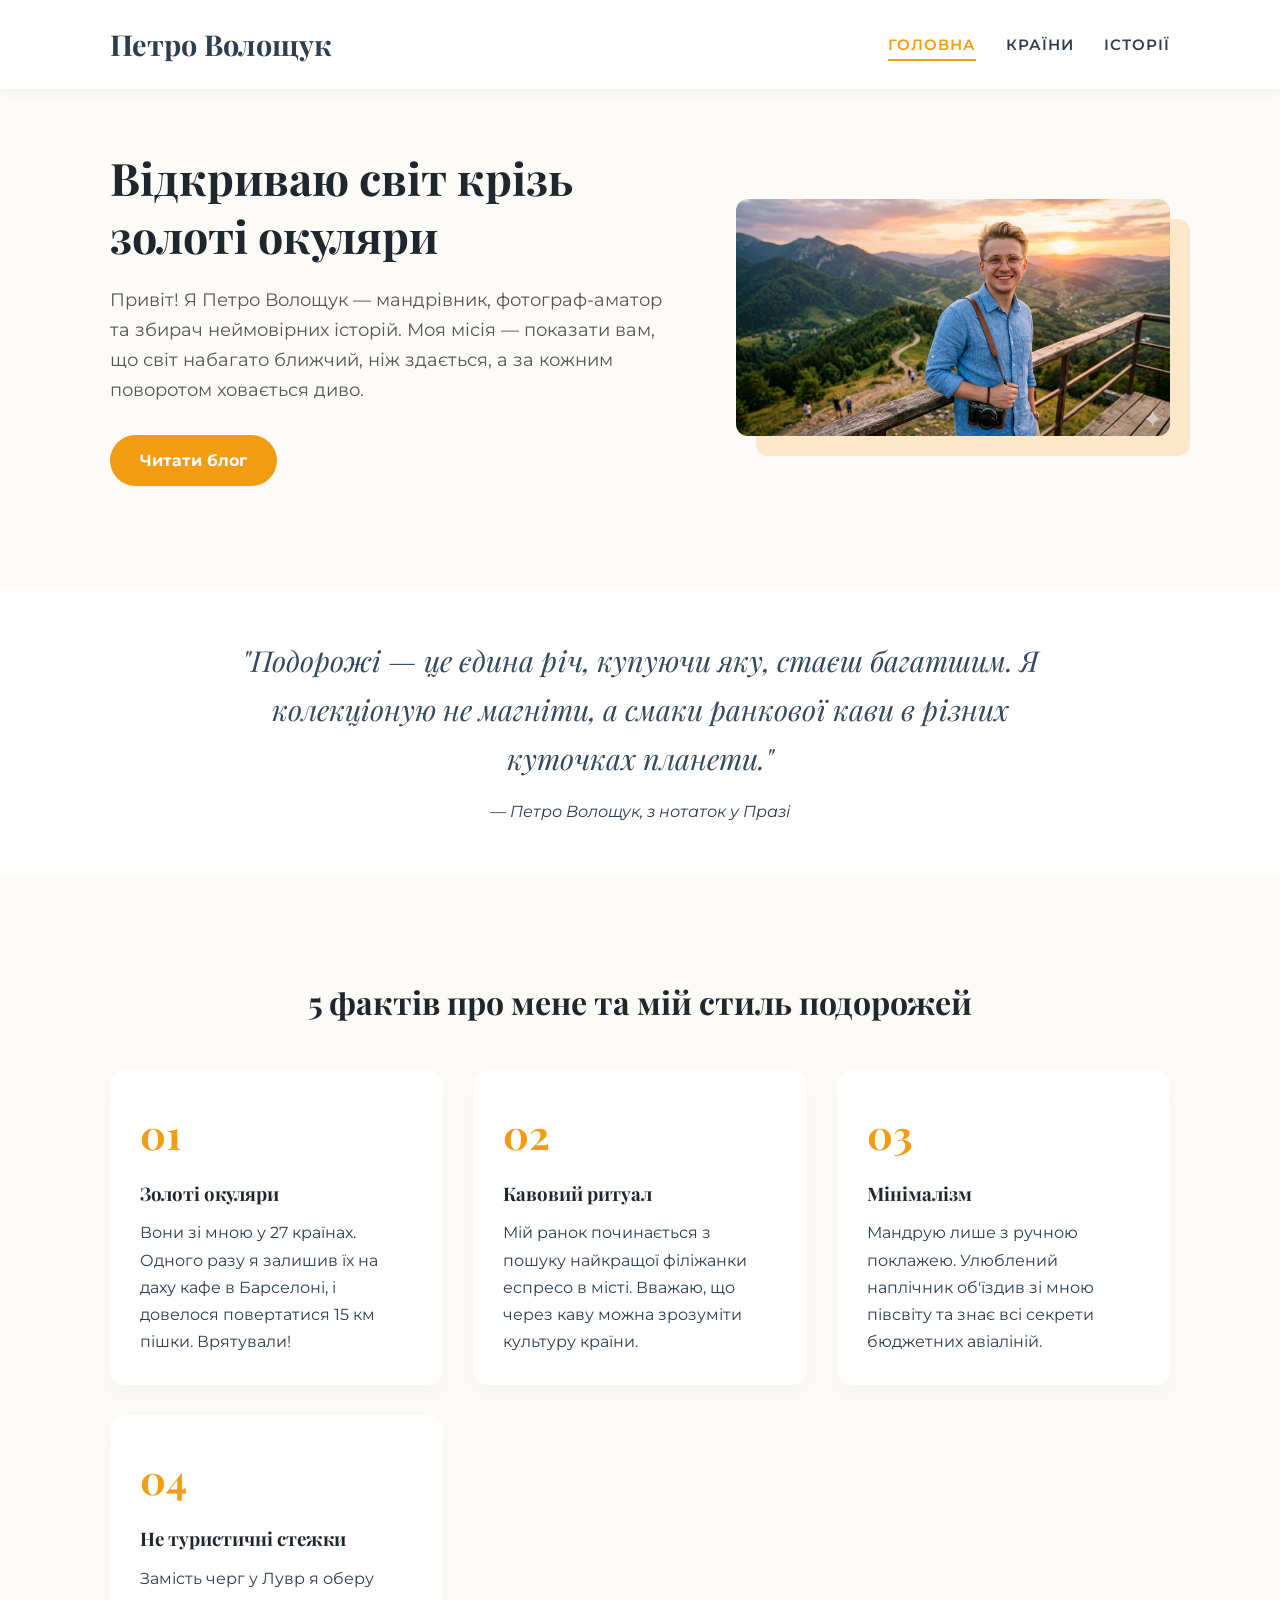
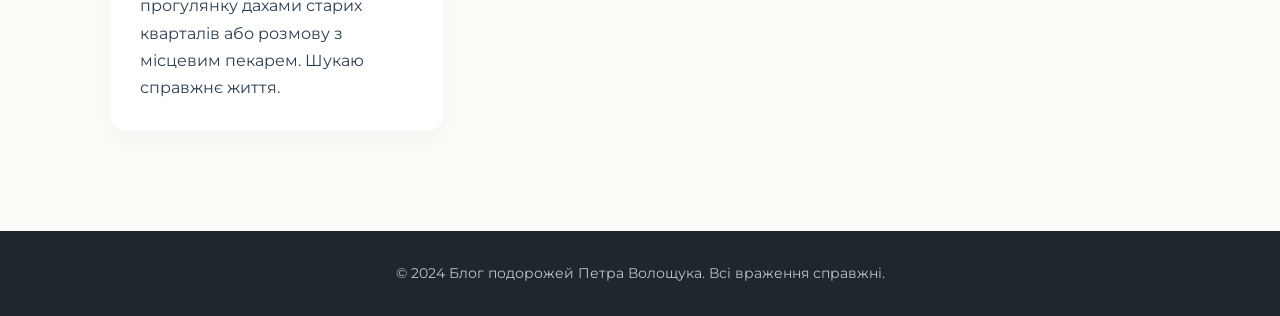
<file: index.html>
<!DOCTYPE html>
<html lang="uk">
<head>
    <meta charset="UTF-8">
    <meta name="viewport" content="width=device-width, initial-scale=1.0">
    <title>Блог Петра Волощука | Головна</title>
    <link rel="stylesheet" href="styles.css">
    <link rel="preconnect" href="https://fonts.googleapis.com">
    <link rel="preconnect" href="https://fonts.gstatic.com" crossorigin>
    <link href="https://fonts.googleapis.com/css2?family=Montserrat:wght@400;600;700&family=Playfair+Display:wght@700&display=swap" rel="stylesheet">
</head>
<body>
    <header>
        <div class="container">
            <div class="logo">Петро Волощук</div>
            <nav>
                <ul>
                    <li><a href="index.html" class="active">Головна</a></li>
                    <li><a href="destinations.html">Країни</a></li>
                    <li><a href="stories.html">Історії</a></li>
                </ul>
            </nav>
        </div>
    </header>

    <section class="hero">
        <div class="container hero-content">
            <div class="hero-text">
                <h1>Відкриваю світ крізь золоті окуляри</h1>
                <p>Привіт! Я Петро Волощук — мандрівник, фотограф-аматор та збирач неймовірних історій. Моя місія — показати вам, що світ набагато ближчий, ніж здається, а за кожним поворотом ховається диво.</p>
                <a href="stories.html" class="btn">Читати блог</a>
            </div>
            <div class="hero-image">
                <!-- Зображення Петра -->
                <img src="images/petro_main.jpg" alt="Петро Волощук у золотих окулярах на фоні гір">
            </div>
        </div>
    </section>

    <section class="quote">
        <div class="container">
            <blockquote>
                "Подорожі — це єдина річ, купуючи яку, стаєш багатшим. Я колекціоную не магніти, а смаки ранкової кави в різних куточках планети."
            </blockquote>
            <cite>— Петро Волощук, з нотаток у Празі</cite>
        </div>
    </section>

    <section class="facts">
        <div class="container">
            <h2>5 фактів про мене та мій стиль подорожей</h2>
            <div class="facts-grid">
                <div class="fact-card">
                    <span class="fact-number">01</span>
                    <h3>Золоті окуляри</h3>
                    <p>Вони зі мною у 27 країнах. Одного разу я залишив їх на даху кафе в Барселоні, і довелося повертатися 15 км пішки. Врятували!</p>
                </div>
                <div class="fact-card">
                    <span class="fact-number">02</span>
                    <h3>Кавовий ритуал</h3>
                    <p>Мій ранок починається з пошуку найкращої філіжанки еспресо в місті. Вважаю, що через каву можна зрозуміти культуру країни.</p>
                </div>
                <div class="fact-card">
                    <span class="fact-number">03</span>
                    <h3>Мінімалізм</h3>
                    <p>Мандрую лише з ручною поклажею. Улюблений наплічник об'їздив зі мною півсвіту та знає всі секрети бюджетних авіаліній.</p>
                </div>
                <div class="fact-card">
                    <span class="fact-number">04</span>
                    <h3>Не туристичні стежки</h3>
                    <p>Замість черг у Лувр я оберу прогулянку дахами старих кварталів або розмову з місцевим пекарем. Шукаю справжнє життя.</p>
                </div>
            </div>
        </div>
    </section>

    <footer>
        <div class="container">
            <p>© 2024 Блог подорожей Петра Волощука. Всі враження справжні.</p>
        </div>
    </footer>
</body>
</html>
</file>
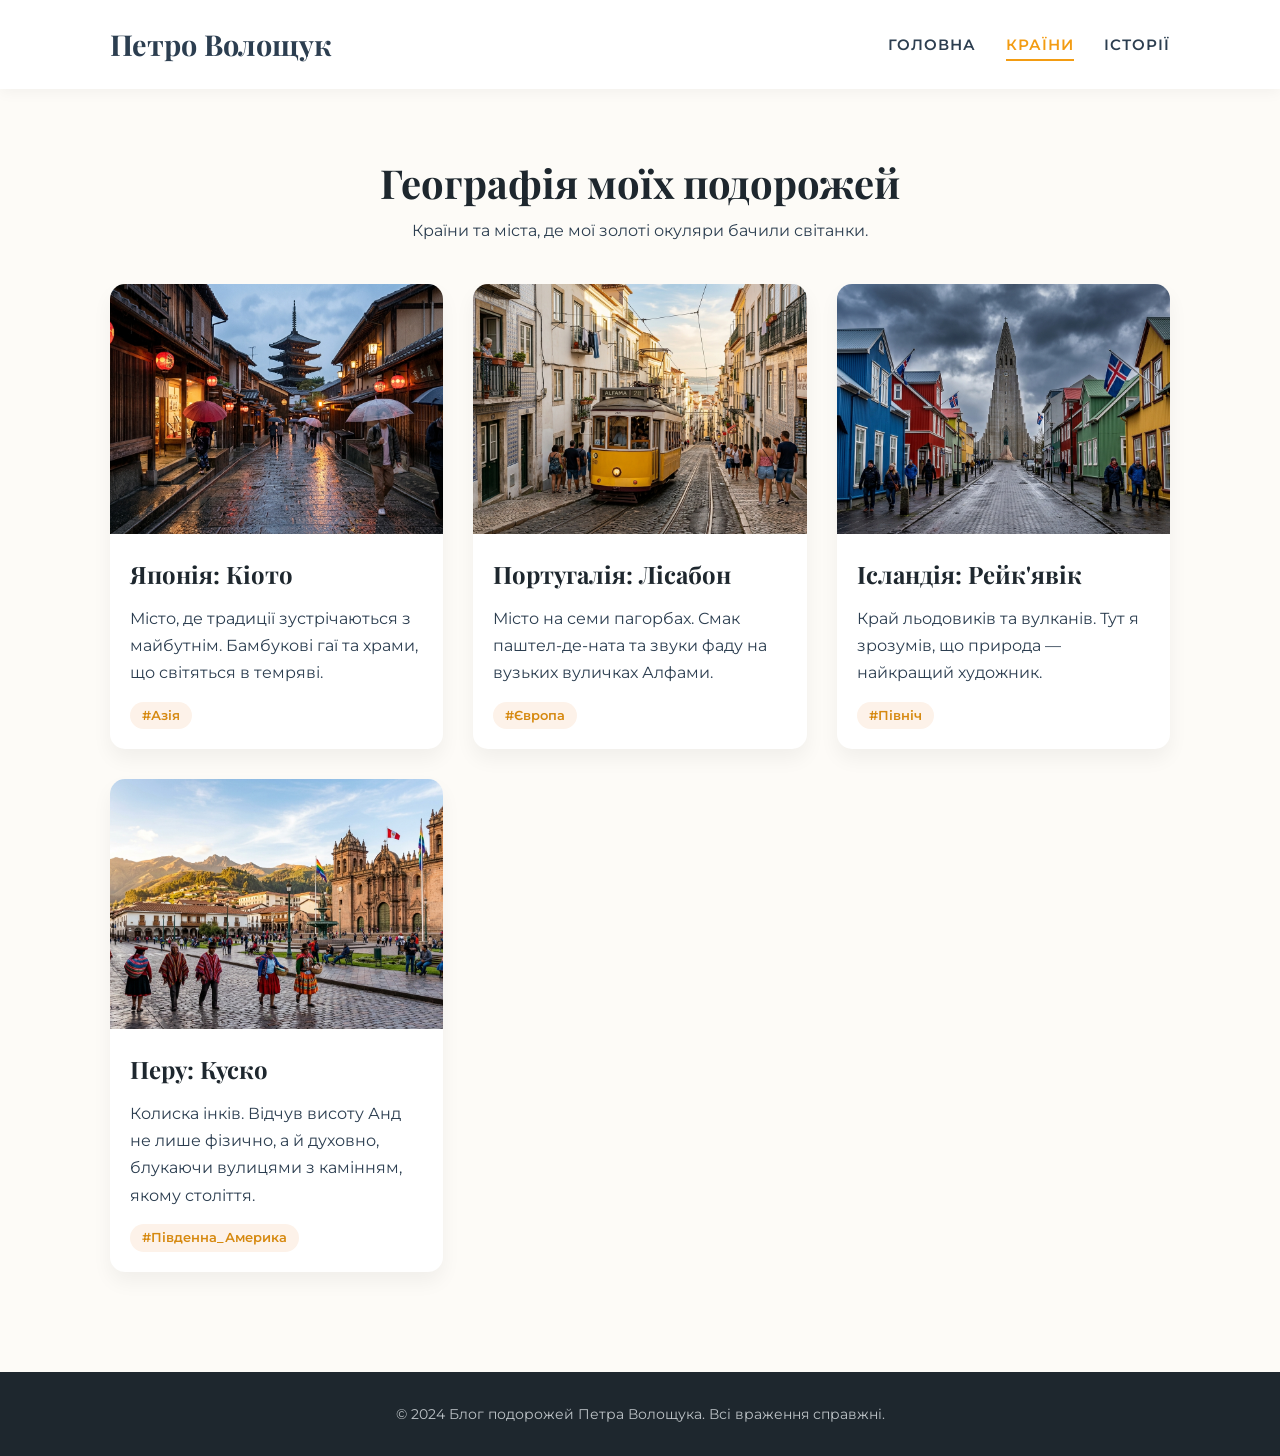
<file: destinations.html>
<!DOCTYPE html>
<html lang="uk">
<head>
    <meta charset="UTF-8">
    <meta name="viewport" content="width=device-width, initial-scale=1.0">
    <title>Країни | Блог Петра Волощука</title>
    <link rel="stylesheet" href="styles.css">
    <link href="https://fonts.googleapis.com/css2?family=Montserrat:wght@400;600;700&family=Playfair+Display:wght@700&display=swap" rel="stylesheet">
</head>
<body>
    <header>
        <div class="container">
            <div class="logo">Петро Волощук</div>
            <nav>
                <ul>
                    <li><a href="index.html">Головна</a></li>
                    <li><a href="destinations.html" class="active">Країни</a></li>
                    <li><a href="stories.html">Історії</a></li>
                </ul>
            </nav>
        </div>
    </header>

    <main>
        <section class="page-title">
            <div class="container">
                <h1>Географія моїх подорожей</h1>
                <p>Країни та міста, де мої золоті окуляри бачили світанки.</p>
            </div>
        </section>

        <section class="destinations-grid container">
            <article class="dest-card">
                <img src="images/kyoto_japan.jpg" alt="Кіото, Японія">
                <div class="dest-info">
                    <h2>Японія: Кіото</h2>
                    <p>Місто, де традиції зустрічаються з майбутнім. Бамбукові гаї та храми, що світяться в темряві.</p>
                    <span class="hashtag">#Азія</span>
                </div>
            </article>

            <article class="dest-card">
                <img src="images/lisbon_portugal.jpg" alt="Лісабон, Португалія">
                <div class="dest-info">
                    <h2>Португалія: Лісабон</h2>
                    <p>Місто на семи пагорбах. Смак паштел-де-ната та звуки фаду на вузьких вуличках Алфами.</p>
                    <span class="hashtag">#Європа</span>
                </div>
            </article>

            <article class="dest-card">
                <img src="images/reykjavik_iceland.jpg" alt="Рейк'явік, Ісландія">
                <div class="dest-info">
                    <h2>Ісландія: Рейк'явік</h2>
                    <p>Край льодовиків та вулканів. Тут я зрозумів, що природа — найкращий художник.</p>
                    <span class="hashtag">#Північ</span>
                </div>
            </article>

            <article class="dest-card">
                <img src="images/cusco_peru.jpg" alt="Куско, Перу">
                <div class="dest-info">
                    <h2>Перу: Куско</h2>
                    <p>Колиска інків. Відчув висоту Анд не лише фізично, а й духовно, блукаючи вулицями з камінням, якому століття.</p>
                    <span class="hashtag">#Південна_Америка</span>
                </div>
            </article>
        </section>
    </main>

    <footer>
        <div class="container">
            <p>© 2024 Блог подорожей Петра Волощука. Всі враження справжні.</p>
        </div>
    </footer>
</body>
</html>
</file>
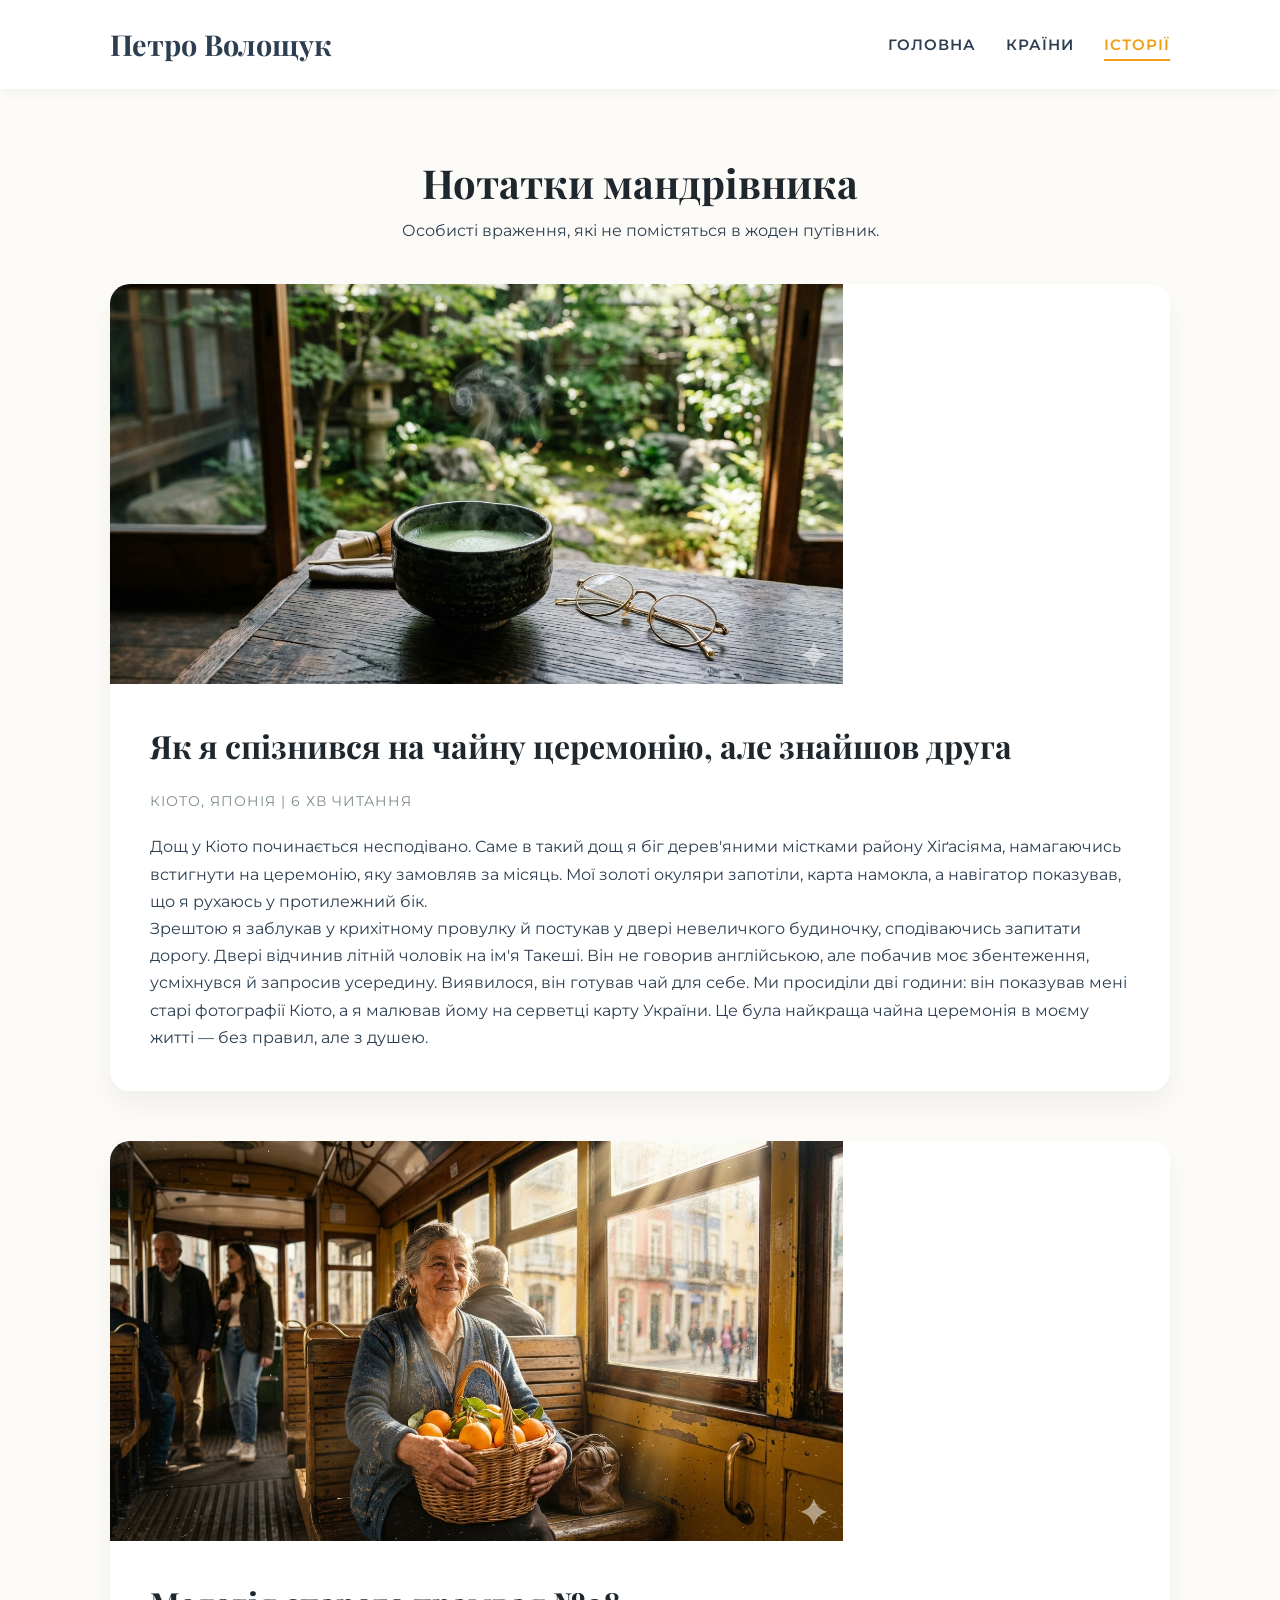
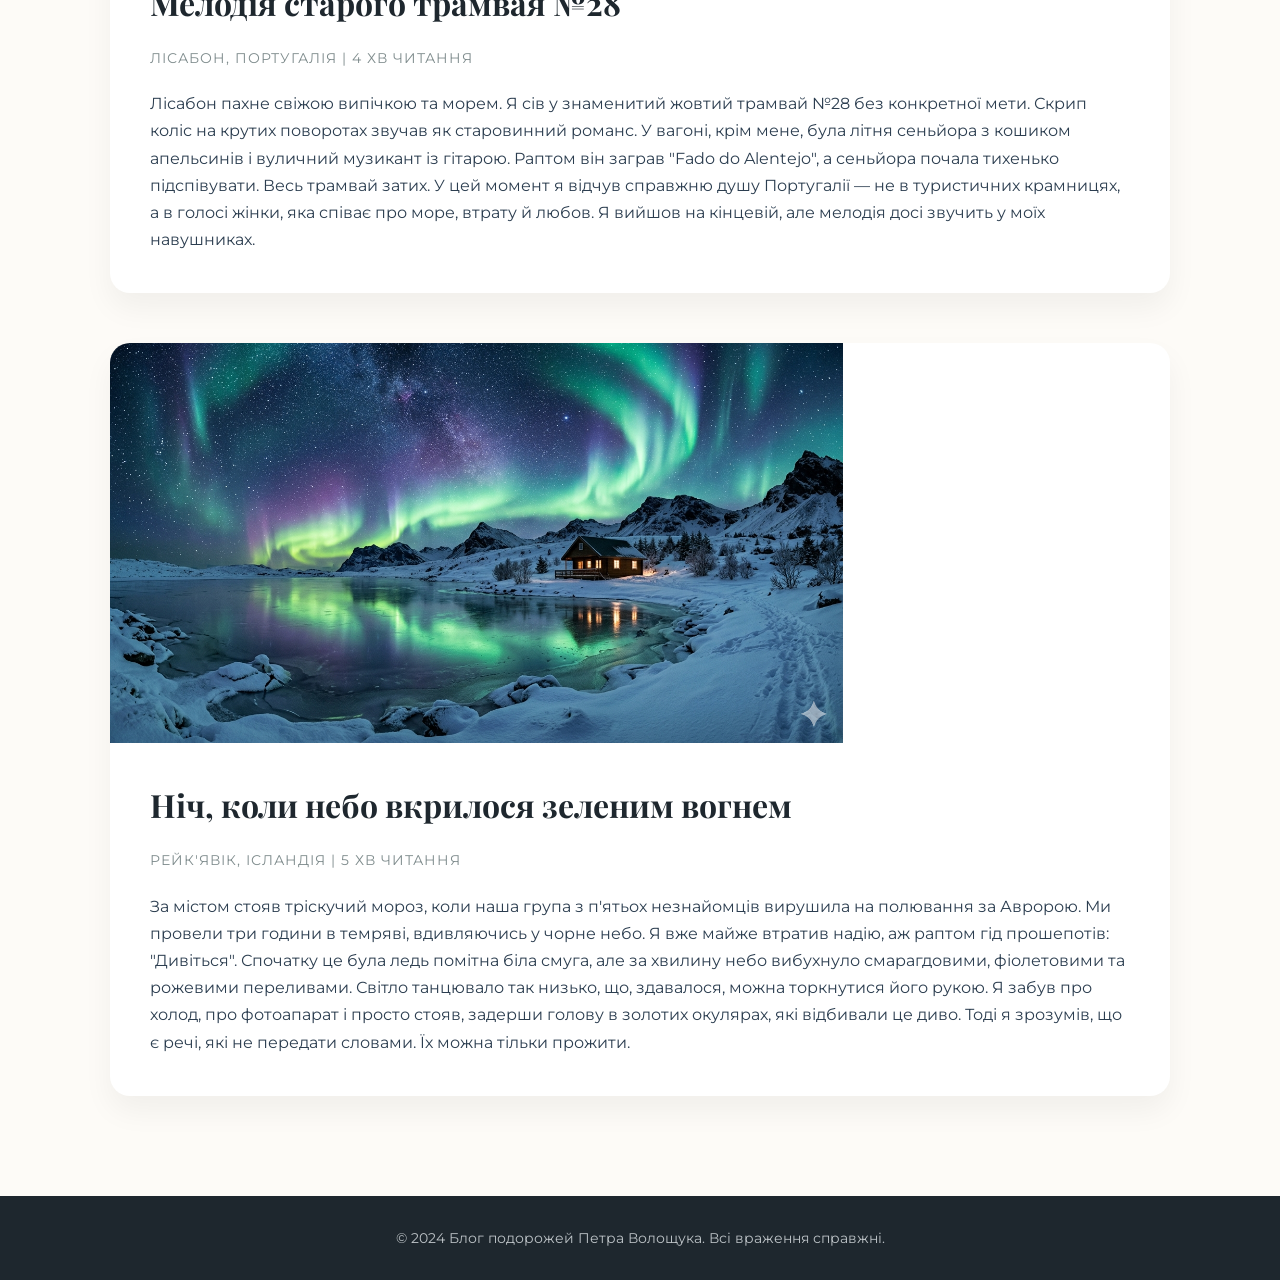
<file: stories.html>
<!DOCTYPE html>
<html lang="uk">
<head>
    <meta charset="UTF-8">
    <meta name="viewport" content="width=device-width, initial-scale=1.0">
    <title>Історії | Блог Петра Волощука</title>
    <link rel="stylesheet" href="styles.css">
    <link href="https://fonts.googleapis.com/css2?family=Montserrat:wght@400;600;700&family=Playfair+Display:wght@700&display=swap" rel="stylesheet">
</head>
<body>
    <header>
        <div class="container">
            <div class="logo">Петро Волощук</div>
            <nav>
                <ul>
                    <li><a href="index.html">Головна</a></li>
                    <li><a href="destinations.html">Країни</a></li>
                    <li><a href="stories.html" class="active">Історії</a></li>
                </ul>
            </nav>
        </div>
    </header>

    <main>
        <section class="page-title">
            <div class="container">
                <h1>Нотатки мандрівника</h1>
                <p>Особисті враження, які не помістяться в жоден путівник.</p>
            </div>
        </section>

        <div class="container stories-layout">
            <article class="story-full">
                <img src="images/story_kyoto_tea.jpg" alt="Чайна церемонія в Кіото">
                <div class="story-content">
                    <h2>Як я спізнився на чайну церемонію, але знайшов друга</h2>
                    <p class="story-meta">Кіото, Японія | 6 хв читання</p>
                    <p>Дощ у Кіото починається несподівано. Саме в такий дощ я біг дерев'яними містками району Хіґасіяма, намагаючись встигнути на церемонію, яку замовляв за місяць. Мої золоті окуляри запотіли, карта намокла, а навігатор показував, що я рухаюсь у протилежний бік.</p>
                    <p>Зрештою я заблукав у крихітному провулку й постукав у двері невеличкого будиночку, сподіваючись запитати дорогу. Двері відчинив літній чоловік на ім'я Такеші. Він не говорив англійською, але побачив моє збентеження, усміхнувся й запросив усередину. Виявилося, він готував чай для себе. Ми просиділи дві години: він показував мені старі фотографії Кіото, а я малював йому на серветці карту України. Це була найкраща чайна церемонія в моєму житті — без правил, але з душею.</p>
                </div>
            </article>

            <article class="story-full">
                <img src="images/story_lisbon_tram.jpg" alt="Трамвай 28 у Лісабоні">
                <div class="story-content">
                    <h2>Мелодія старого трамвая №28</h2>
                    <p class="story-meta">Лісабон, Португалія | 4 хв читання</p>
                    <p>Лісабон пахне свіжою випічкою та морем. Я сів у знаменитий жовтий трамвай №28 без конкретної мети. Скрип коліс на крутих поворотах звучав як старовинний романс. У вагоні, крім мене, була літня сеньйора з кошиком апельсинів і вуличний музикант із гітарою. Раптом він заграв "Fado do Alentejo", а сеньйора почала тихенько підспівувати. Весь трамвай затих. У цей момент я відчув справжню душу Португалії — не в туристичних крамницях, а в голосі жінки, яка співає про море, втрату й любов. Я вийшов на кінцевій, але мелодія досі звучить у моїх навушниках.</p>
                </div>
            </article>

            <article class="story-full">
                <img src="images/story_iceland_night.jpg" alt="Північне сяйво в Ісландії">
                <div class="story-content">
                    <h2>Ніч, коли небо вкрилося зеленим вогнем</h2>
                    <p class="story-meta">Рейк'явік, Ісландія | 5 хв читання</p>
                    <p>За містом стояв тріскучий мороз, коли наша група з п'ятьох незнайомців вирушила на полювання за Авророю. Ми провели три години в темряві, вдивляючись у чорне небо. Я вже майже втратив надію, аж раптом гід прошепотів: "Дивіться". Спочатку це була ледь помітна біла смуга, але за хвилину небо вибухнуло смарагдовими, фіолетовими та рожевими переливами. Світло танцювало так низько, що, здавалося, можна торкнутися його рукою. Я забув про холод, про фотоапарат і просто стояв, задерши голову в золотих окулярах, які відбивали це диво. Тоді я зрозумів, що є речі, які не передати словами. Їх можна тільки прожити.</p>
                </div>
            </article>
        </div>
    </main>

    <footer>
        <div class="container">
            <p>© 2024 Блог подорожей Петра Волощука. Всі враження справжні.</p>
        </div>
    </footer>
</body>
</html>
</file>
<file: styles.css>
/* Загальні стилі */
* {
    margin: 0;
    padding: 0;
    box-sizing: border-box;
}

body {
    font-family: 'Montserrat', sans-serif;
    line-height: 1.7;
    color: #2c3e50;
    background-color: #fdfbf7;
}

.container {
    max-width: 1100px;
    margin: 0 auto;
    padding: 0 20px;
}

h1, h2, h3 {
    font-family: 'Playfair Display', serif;
    color: #1e272e;
}

a {
    text-decoration: none;
    color: inherit;
}

img {
    max-width: 100%;
    height: auto;
    display: block;
    border-radius: 12px;
}

/* Хедер */
header {
    background-color: #fff;
    box-shadow: 0 2px 15px rgba(0,0,0,0.05);
    position: sticky;
    top: 0;
    z-index: 100;
}

header .container {
    display: flex;
    justify-content: space-between;
    align-items: center;
    padding: 20px;
}

.logo {
    font-family: 'Playfair Display', serif;
    font-size: 1.8rem;
    font-weight: 700;
    color: #2c3e50;
}

nav ul {
    display: flex;
    list-style: none;
    gap: 30px;
}

nav a {
    font-weight: 600;
    font-size: 0.95rem;
    text-transform: uppercase;
    letter-spacing: 1px;
    padding-bottom: 5px;
    border-bottom: 2px solid transparent;
    transition: 0.3s;
}

nav a.active, nav a:hover {
    border-bottom-color: #f39c12;
    color: #f39c12;
}

/* Герой */
.hero {
    padding: 60px 0;
}

.hero-content {
    display: flex;
    align-items: center;
    gap: 50px;
}

.hero-text h1 {
    font-size: 2.8rem;
    margin-bottom: 20px;
    line-height: 1.3;
}

.hero-text p {
    font-size: 1.1rem;
    margin-bottom: 30px;
    color: #555;
}

.btn {
    display: inline-block;
    background-color: #f39c12;
    color: #fff;
    padding: 12px 30px;
    border-radius: 30px;
    font-weight: 700;
    transition: 0.3s;
}

.btn:hover {
    background-color: #d68910;
    transform: translateY(-3px);
}

.hero-image img {
    box-shadow: 20px 20px 0px rgba(243, 156, 18, 0.2);
}

/* Цитата */
.quote {
    background-color: #fff;
    padding: 50px 0;
    margin: 40px 0;
    text-align: center;
}

blockquote {
    font-family: 'Playfair Display', serif;
    font-size: 1.8rem;
    font-style: italic;
    color: #34495e;
    max-width: 800px;
    margin: 0 auto 15px;
}

/* Факти */
.facts {
    padding: 60px 0;
}

.facts h2 {
    text-align: center;
    margin-bottom: 40px;
    font-size: 2rem;
}

.facts-grid {
    display: grid;
    grid-template-columns: repeat(auto-fit, minmax(250px, 1fr));
    gap: 30px;
}

.fact-card {
    background-color: #fff;
    padding: 30px;
    border-radius: 15px;
    box-shadow: 0 10px 25px rgba(0,0,0,0.03);
    transition: 0.3s;
}

.fact-card:hover {
    transform: translateY(-5px);
    box-shadow: 0 15px 30px rgba(0,0,0,0.08);
}

.fact-number {
    font-family: 'Playfair Display', serif;
    font-size: 2.5rem;
    color: #f39c12;
    font-weight: 700;
}

.fact-card h3 {
    margin: 10px 0;
}

/* Сторінка Destinations */
.page-title {
    text-align: center;
    padding: 60px 0 40px;
}

.page-title h1 {
    font-size: 2.5rem;
}

.destinations-grid {
    display: grid;
    grid-template-columns: repeat(auto-fit, minmax(300px, 1fr));
    gap: 30px;
    padding-bottom: 60px;
}

.dest-card {
    background-color: #fff;
    border-radius: 15px;
    overflow: hidden;
    box-shadow: 0 10px 20px rgba(0,0,0,0.05);
}

.dest-card img {
    border-radius: 0;
    height: 250px;
    object-fit: cover;
}

.dest-info {
    padding: 20px;
}

.dest-info h2 {
    font-size: 1.5rem;
    margin-bottom: 10px;
}

.hashtag {
    display: inline-block;
    background-color: #fdf2e9;
    color: #d68910;
    padding: 3px 12px;
    border-radius: 15px;
    margin-top: 15px;
    font-size: 0.8rem;
    font-weight: 600;
}

/* Сторінка Історій */
.stories-layout {
    display: flex;
    flex-direction: column;
    gap: 50px;
    padding-bottom: 60px;
}

.story-full {
    background-color: #fff;
    border-radius: 20px;
    overflow: hidden;
    box-shadow: 0 15px 30px rgba(0,0,0,0.05);
}

.story-full img {
    border-radius: 0;
    height: 400px;
    object-fit: cover;
}

.story-content {
    padding: 40px;
}

.story-meta {
    color: #7f8c8d;
    margin-bottom: 20px;
    font-size: 0.9rem;
    text-transform: uppercase;
    letter-spacing: 1px;
}

.story-content h2 {
    font-size: 2rem;
    margin-bottom: 20px;
    line-height: 1.4;
}

/* Футер */
footer {
    background-color: #1e272e;
    color: #bdc3c7;
    text-align: center;
    padding: 30px 0;
    margin-top: 40px;
    font-size: 0.9rem;
}

/* Адаптивність */
@media (max-width: 768px) {
    .hero-content {
        flex-direction: column-reverse;
        text-align: center;
    }

    .hero-text h1 {
        font-size: 2rem;
    }

    nav ul {
        gap: 15px;
    }

    nav a {
        font-size: 0.8rem;
    }

    blockquote {
        font-size: 1.4rem;
    }

    .story-content {
        padding: 20px;
    }

    .story-content h2 {
        font-size: 1.5rem;
    }

    .story-full img {
        height: 250px;
    }
}

@media (max-width: 480px) {
    header .container {
        flex-direction: column;
        gap: 15px;
    }

    .logo {
        font-size: 1.5rem;
    }

    .destinations-grid {
        grid-template-columns: 1fr;
    }
}
</file>
